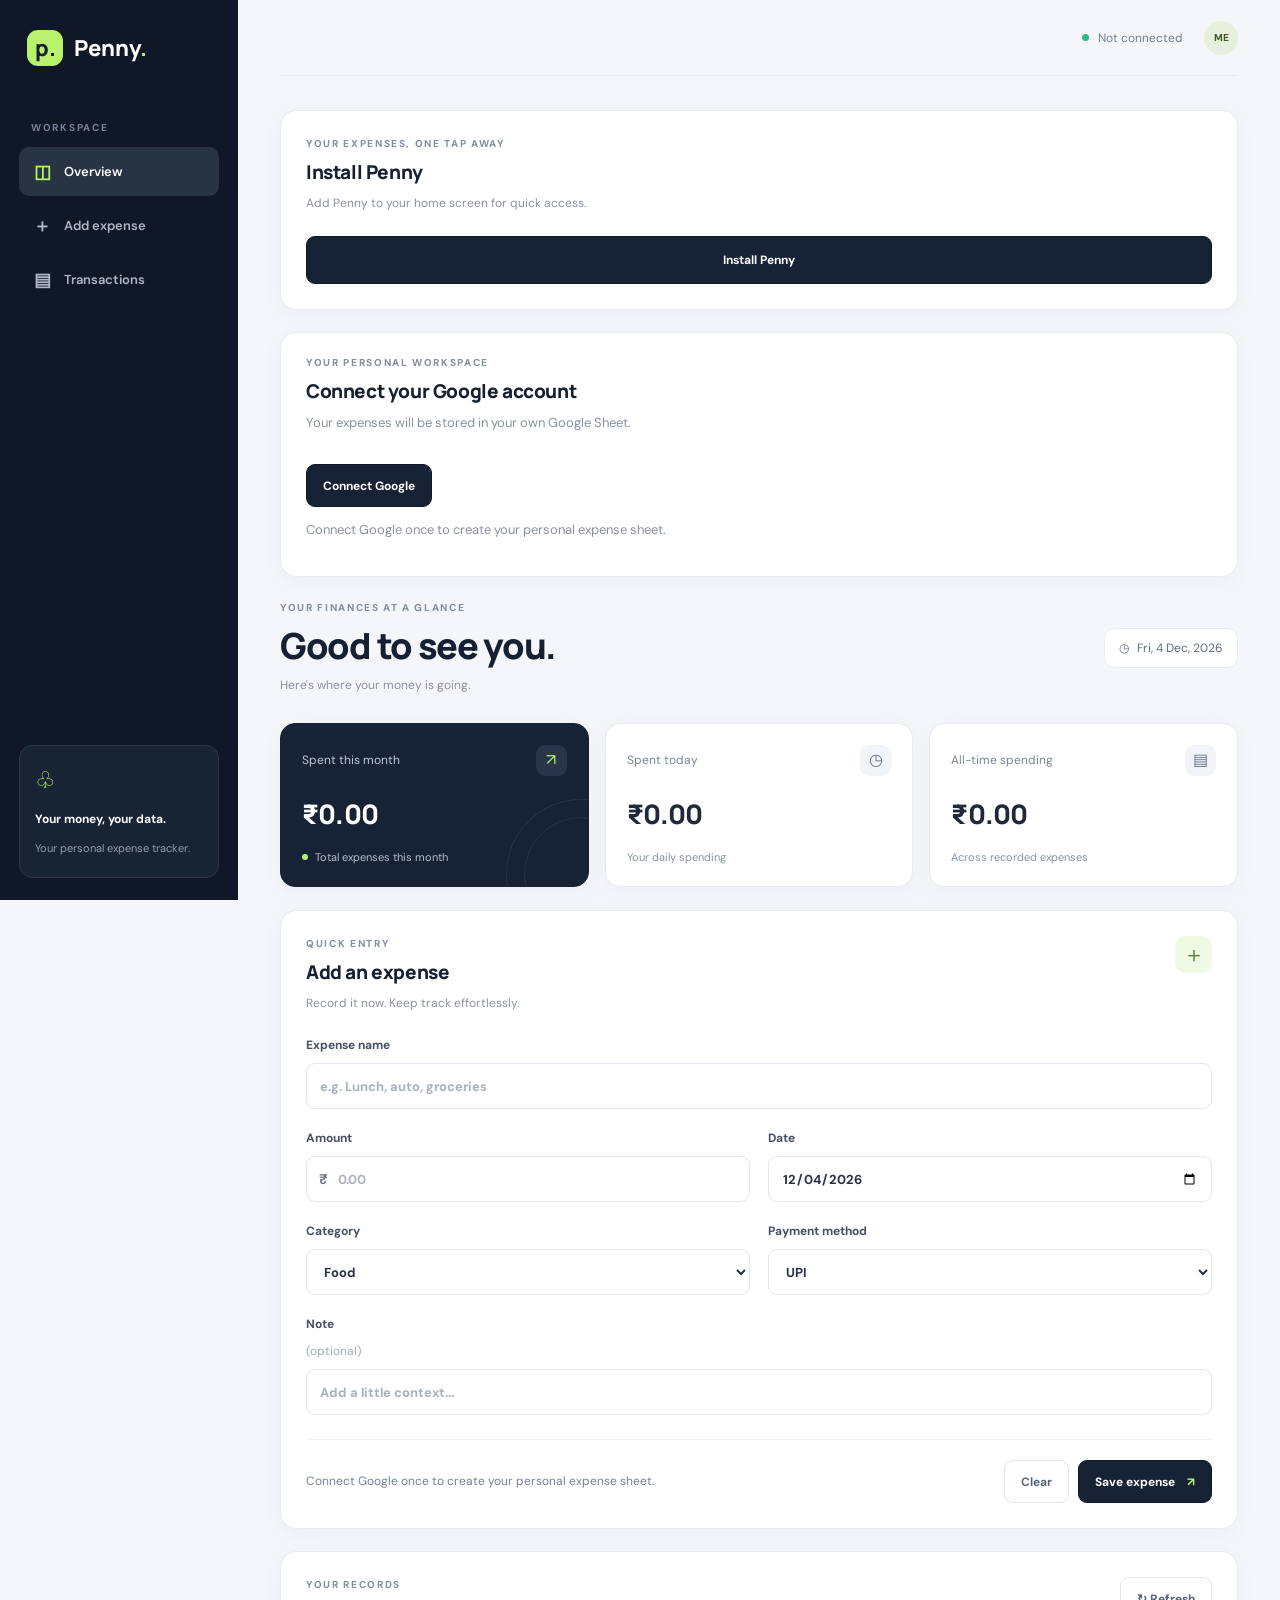
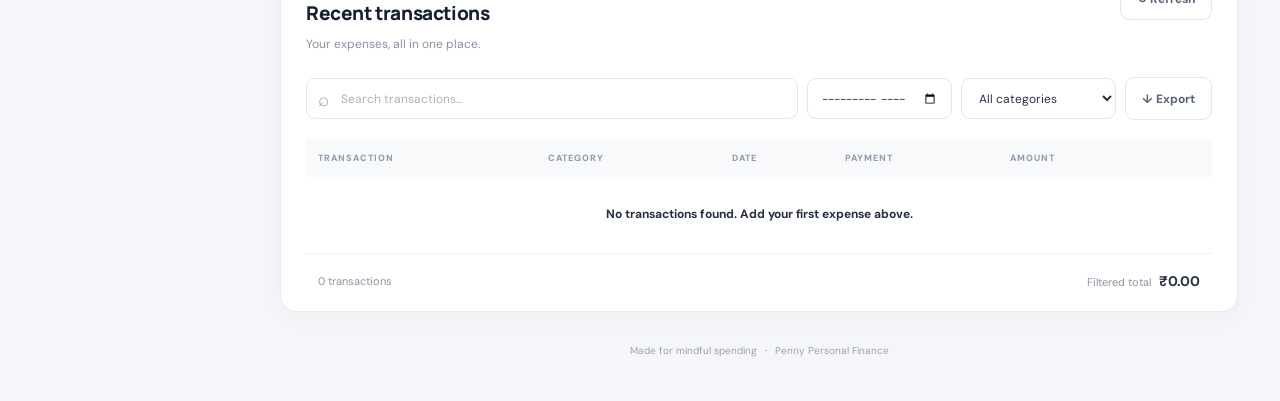
<file: index.html>
<!DOCTYPE html>
<html lang="en">
<head>
  <meta charset="UTF-8">
  <meta name="viewport" content="width=device-width, initial-scale=1">
  <meta name="theme-color" content="#101827">
  <meta name="description" content="Penny — your personal expense tracker">
  <title>Penny — Expense Tracker</title>

  <link rel="stylesheet" href="./style.css">
  <link rel="manifest" href="./manifest.webmanifest">
  <link rel="icon" href="./icons/icon-192.png" type="image/png">

  <script src="https://accounts.google.com/gsi/client" async defer></script>
  <script src="https://apis.google.com/js/api.js" async defer></script>
</head>

<body>
  <div class="app-shell">

    <aside class="sidebar">
      <a class="brand" href="#overview">
        <span class="brand-mark">p.</span>
        <span>Penny<span class="brand-dot">.</span></span>
      </a>

      <div class="side-label">WORKSPACE</div>
      <a class="nav-link active" href="#overview"><span>◫</span> Overview</a>
      <a class="nav-link" href="#add-expense"><span>＋</span> Add expense</a>
      <a class="nav-link" href="#history"><span>▤</span> Transactions</a>

      <div class="sidebar-bottom">
        <div class="privacy-icon">♧</div>
        <strong>Your money, your data.</strong>
        <p>Your personal expense tracker.</p>
      </div>
    </aside>

    <main class="main-content">

      <header class="topbar">
        <div class="mobile-brand">
          <span class="brand-mark">p.</span> Penny
        </div>

        <div class="topbar-right">
<span class="status-dot" id="connectionDot"></span>
<span id="connectionLabel">Not connected</span>
          <span class="avatar">ME</span>
        </div>
      </header>

<!-- Android / Chrome install -->
<section id="installCard" class="content-card">
  <div class="section-head">
    <div>
      <div class="eyebrow">YOUR EXPENSES, ONE TAP AWAY</div>
      <h2>Install Penny</h2>
      <p>Add Penny to your home screen for quick access.</p>
    </div>
  </div>
  <button id="installPenny" class="btn-primary" type="button">
    Install Penny
  </button>
</section>

<!-- iPhone / iPad Safari instructions -->
<section id="iosInstallNote" class="content-card" hidden>
  <div class="section-head">
    <div>
      <div class="eyebrow">QUICK ACCESS</div>
      <h2>Add Penny to your Home Screen</h2>
      <p>In Safari, tap Share, then choose
        <strong>Add to Home Screen</strong>.
      </p>
    </div>
  </div>
  <p class="muted">
    You only need to do this once. Penny will then appear
    alongside your other apps.
  </p>
</section>

      <section id="googleConnect" class="content-card">
        <div class="section-head">
          <div>
            <div class="eyebrow">YOUR PERSONAL WORKSPACE</div>
            <h2>Connect your Google account</h2>
            <p>Your expenses will be stored in your own Google Sheet.</p>
          </div>
        </div>

        <button id="connectGoogle" class="btn-primary" type="button">
          Connect Google
        </button>
        <p id="googleStatus" role="status" aria-live="polite"></p>
      </section>

      <section id="overview" class="page-heading">
        <div>
          <div class="eyebrow">YOUR FINANCES AT A GLANCE</div>
          <h1>Good to see you.</h1>
          <p>Here's where your money is going.</p>
        </div>

        <div class="date-pill">
          <span>◷</span>
          <span id="todayLabel"></span>
        </div>
      </section>

      <section class="summary-grid">
        <article class="summary-card dark-card">
          <div class="card-top">
            <span>Spent this month</span>
            <span class="card-icon">↗</span>
          </div>
          <div class="amount" id="monthTotal">₹0</div>
          <div class="card-foot">
            <span class="mini-dot"></span>
            Total expenses this month
          </div>
          <div class="card-decoration"></div>
        </article>

        <article class="summary-card">
          <div class="card-top">
            <span>Spent today</span>
            <span class="light-icon">◷</span>
          </div>
          <div class="amount" id="todayTotal">₹0</div>
          <div class="card-foot">Your daily spending</div>
        </article>

        <article class="summary-card">
          <div class="card-top">
            <span>All-time spending</span>
            <span class="light-icon">▤</span>
          </div>
          <div class="amount" id="allTotal">₹0</div>
          <div class="card-foot">Across recorded expenses</div>
        </article>
      </section>

      <section id="add-expense" class="content-card">
        <div class="section-head">
          <div>
            <div class="eyebrow">QUICK ENTRY</div>
            <h2>Add an expense</h2>
            <p>Record it now. Keep track effortlessly.</p>
          </div>
          <div class="section-symbol">＋</div>
        </div>

        <form id="expenseForm">
          <div class="form-grid">

            <label class="full-field">
              Expense name
              <input
                id="description"
                maxlength="120"
                placeholder="e.g. Lunch, auto, groceries"
                required
              >
            </label>

            <label>
              Amount
              <div class="amount-input">
                <span>₹</span>
                <input
                  id="amount"
                  type="number"
                  min="0.01"
                  max="100000000"
                  step="0.01"
                  placeholder="0.00"
                  required
                >
              </div>
            </label>

            <label>
              Date
              <input id="date" type="date" required>
            </label>

            <label>
              Category
              <select id="category" required>
                <option>Food</option>
                <option>Travel</option>
                <option>Groceries</option>
                <option>Shopping</option>
                <option>Bills</option>
                <option>Education</option>
                <option>Health</option>
                <option>Entertainment</option>
                <option>Personal</option>
                <option>Other</option>
              </select>
            </label>

            <label>
              Payment method
              <select id="payment" required>
                <option>UPI</option>
                <option>Cash</option>
                <option>Debit Card</option>
                <option>Credit Card</option>
                <option>Bank Transfer</option>
                <option>Other</option>
              </select>
            </label>

            <label class="full-field">
              Note <span class="optional">(optional)</span>
              <input
                id="notes"
                maxlength="500"
                placeholder="Add a little context..."
              >
            </label>
          </div>

          <div class="form-bottom">
            <p id="status" role="status" aria-live="polite"></p>

            <div class="form-buttons">
              <button class="btn-secondary" type="reset">Clear</button>
              <button class="btn-primary" type="submit" id="saveButton">
                Save expense <span>↗</span>
              </button>
            </div>
          </div>
        </form>
      </section>

      <section id="history" class="content-card history-card">
        <div class="section-head">
          <div>
            <div class="eyebrow">YOUR RECORDS</div>
            <h2>Recent transactions</h2>
            <p>Your expenses, all in one place.</p>
          </div>

          <button id="refreshButton" class="btn-secondary" type="button">
            ↻ Refresh
          </button>
        </div>

        <div class="filter-row">
          <div class="search-box">
            <span>⌕</span>
            <input
              id="search"
              placeholder="Search transactions..."
              aria-label="Search transactions"
            >
          </div>

          <input id="filterMonth" type="month" aria-label="Filter by month">

          <select id="filterCategory" aria-label="Filter by category">
            <option value="">All categories</option>
            <option>Food</option>
            <option>Travel</option>
            <option>Groceries</option>
            <option>Shopping</option>
            <option>Bills</option>
            <option>Education</option>
            <option>Health</option>
            <option>Entertainment</option>
            <option>Personal</option>
            <option>Other</option>
          </select>

          <button id="exportButton" class="btn-secondary" type="button">
            ↓ Export
          </button>
        </div>

        <div class="table-wrap">
          <table>
            <thead>
              <tr>
                <th>TRANSACTION</th>
                <th>CATEGORY</th>
                <th>DATE</th>
                <th>PAYMENT</th>
                <th>AMOUNT</th>
                <th></th>
              </tr>
            </thead>

            <tbody id="expenseRows">
              <tr>
                <td colspan="6" class="empty">Connect Google to load transactions.</td>
              </tr>
            </tbody>
          </table>
        </div>

        <div class="history-footer">
          <span id="recordCount">0 transactions</span>
          <span>
            Filtered total
            <strong id="filteredTotal">₹0</strong>
          </span>
        </div>
      </section>

      <footer>
        Made for mindful spending <span>·</span> Penny Personal Finance
      </footer>

    </main>
  </div>

  <script src="./script.js"></script>

  <script>
    if ("serviceWorker" in navigator && window.isSecureContext) {
      window.addEventListener("load", () => {
        navigator.serviceWorker.register("./service-worker.js")
          .catch(error => console.error("App setup failed:", error));
      });
    }
  </script>

</body>
</html>
</file>
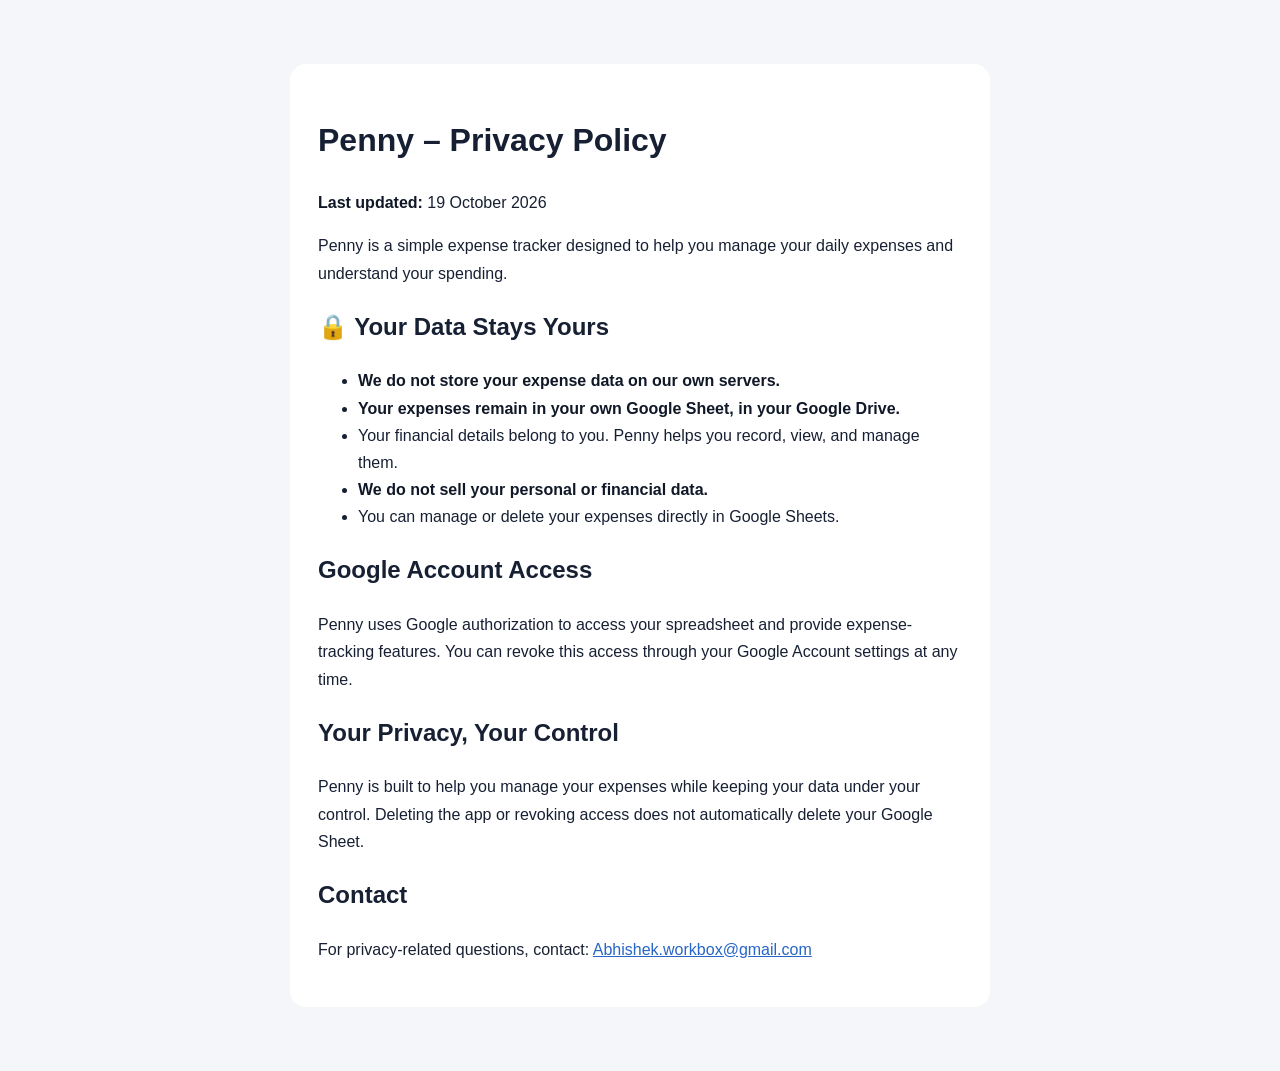
<file: privacy.html>
<!DOCTYPE html>
<html lang="en">
<head>
  <meta charset="UTF-8">
  <meta name="viewport" content="width=device-width, initial-scale=1">
  <title>Penny – Privacy Policy</title>
  <style>
    body {
      font-family: Arial, sans-serif;
      max-width: 700px;
      margin: 40px auto;
      padding: 24px;
      line-height: 1.7;
      color: #172033;
      background: #f5f6f9;
    }
    main {
      background: white;
      padding: 28px;
      border-radius: 16px;
    }
    h1, h2 { color: #172033; }
    strong { color: #101827; }
    a { color: #2765c7; }
  </style>
</head>
<body>
<main>
  <h1>Penny – Privacy Policy</h1>
  <p><strong>Last updated:</strong> 19 October 2026</p>

  <p>Penny is a simple expense tracker designed to help you manage your daily expenses and understand your spending.</p>

  <h2>🔒 Your Data Stays Yours</h2>
  <ul>
    <li><strong>We do not store your expense data on our own servers.</strong></li>
    <li><strong>Your expenses remain in your own Google Sheet, in your Google Drive.</strong></li>
    <li>Your financial details belong to you. Penny helps you record, view, and manage them.</li>
    <li><strong>We do not sell your personal or financial data.</strong></li>
    <li>You can manage or delete your expenses directly in Google Sheets.</li>
  </ul>

  <h2>Google Account Access</h2>
  <p>Penny uses Google authorization to access your spreadsheet and provide expense-tracking features. You can revoke this access through your Google Account settings at any time.</p>

  <h2>Your Privacy, Your Control</h2>
  <p>Penny is built to help you manage your expenses while keeping your data under your control. Deleting the app or revoking access does not automatically delete your Google Sheet.</p>

  <h2>Contact</h2>
  <p>For privacy-related questions, contact:
    <a href="mailto:Abhishek.workbox@gmail.com">Abhishek.workbox@gmail.com</a>
  </p>
</main>
</body>
</html>
</file>
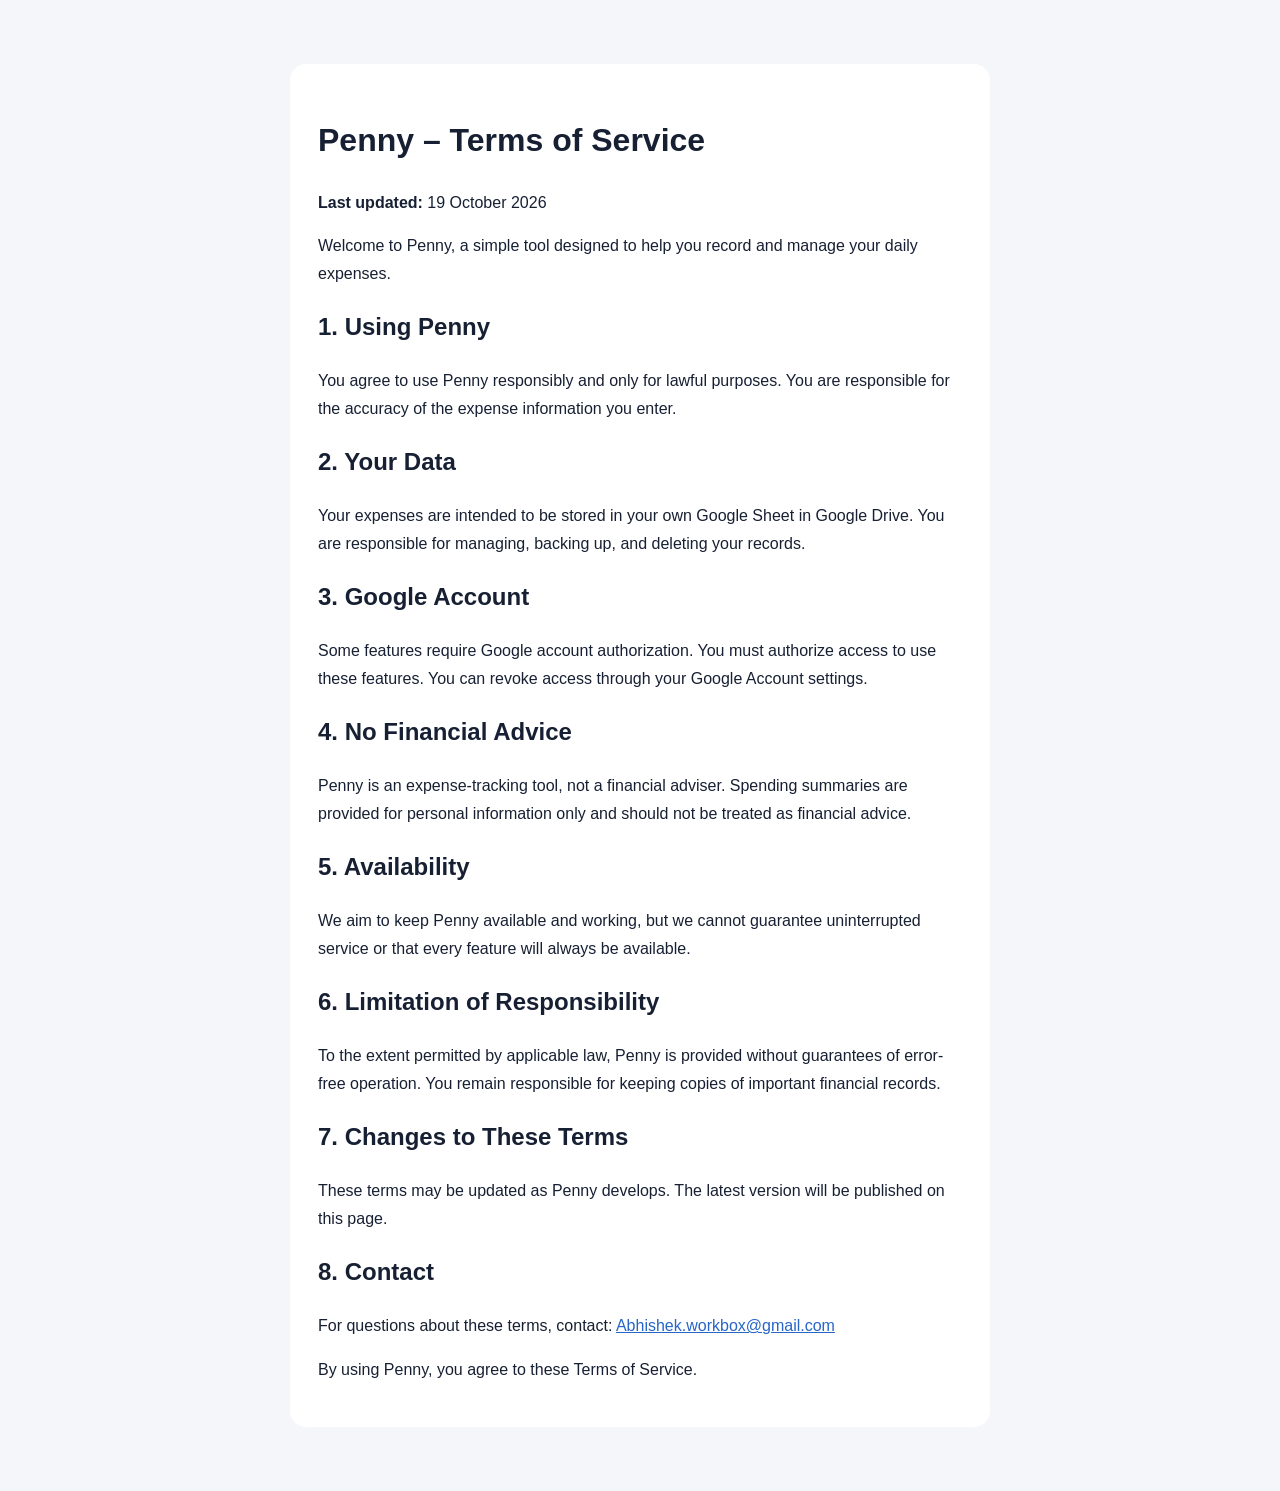
<file: terms.html>
<!DOCTYPE html>
<html lang="en">
<head>
  <meta charset="UTF-8">
  <meta name="viewport" content="width=device-width, initial-scale=1">
  <title>Penny – Terms of Service</title>
  <style>
    body {
      font-family: Arial, sans-serif;
      max-width: 700px;
      margin: 40px auto;
      padding: 24px;
      line-height: 1.7;
      color: #172033;
      background: #f5f6f9;
    }
    main {
      background: white;
      padding: 28px;
      border-radius: 16px;
    }
    h1, h2 { color: #172033; }
    a { color: #2765c7; }
  </style>
</head>
<body>
<main>
  <h1>Penny – Terms of Service</h1>
  <p><strong>Last updated:</strong> 19 October 2026</p>

  <p>Welcome to Penny, a simple tool designed to help you record and manage your daily expenses.</p>

  <h2>1. Using Penny</h2>
  <p>You agree to use Penny responsibly and only for lawful purposes. You are responsible for the accuracy of the expense information you enter.</p>

  <h2>2. Your Data</h2>
  <p>Your expenses are intended to be stored in your own Google Sheet in Google Drive. You are responsible for managing, backing up, and deleting your records.</p>

  <h2>3. Google Account</h2>
  <p>Some features require Google account authorization. You must authorize access to use these features. You can revoke access through your Google Account settings.</p>

  <h2>4. No Financial Advice</h2>
  <p>Penny is an expense-tracking tool, not a financial adviser. Spending summaries are provided for personal information only and should not be treated as financial advice.</p>

  <h2>5. Availability</h2>
  <p>We aim to keep Penny available and working, but we cannot guarantee uninterrupted service or that every feature will always be available.</p>

  <h2>6. Limitation of Responsibility</h2>
  <p>To the extent permitted by applicable law, Penny is provided without guarantees of error-free operation. You remain responsible for keeping copies of important financial records.</p>

  <h2>7. Changes to These Terms</h2>
  <p>These terms may be updated as Penny develops. The latest version will be published on this page.</p>

  <h2>8. Contact</h2>
  <p>For questions about these terms, contact:
    <a href="mailto:Abhishek.workbox@gmail.com">Abhishek.workbox@gmail.com</a>
  </p>

  <p>By using Penny, you agree to these Terms of Service.</p>
</main>
</body>
</html>
</file>
<file: style.css>
@import url('https://fonts.googleapis.com/css2?family=DM+Sans:wght@400;500;600;700&family=Manrope:wght@400;500;600;700;800&display=swap');

/* =========================================
   PENNY — DESIGN SYSTEM
========================================= */

:root {
  font-family: 'DM Sans', sans-serif;
  color: #20283a;
  background: #f5f6f9;

  --ink: #172033;
  --navy: #101827;
  --navy-soft: #182334;
  --green: #b8f36b;
  --green-dark: #537e30;
  --muted: #8991a1;
  --line: #e9ebf1;
  --surface: #ffffff;
  --page: #f5f6f9;
  --danger: #c34242;
  --success: #168568;
  --radius: 16px;
  --shadow: 0 5px 22px rgba(23, 32, 51, 0.035);
}

* {
  box-sizing: border-box;
}

html {
  scroll-behavior: smooth;
  scroll-padding-top: 24px;
  -webkit-text-size-adjust: 100%;
}

body {
  margin: 0;
  min-width: 320px;
  min-height: 100vh;
  background: var(--page);
  font-family: 'DM Sans', sans-serif;
  -webkit-font-smoothing: antialiased;
}

button,
input,
select,
textarea {
  font: inherit;
}

button {
  cursor: pointer;
  transition: background-color .18s, color .18s, transform .18s;
}

button:active {
  transform: scale(.98);
}

button:disabled {
  opacity: .6;
  cursor: not-allowed;
  transform: none;
}

input,
select,
textarea {
  min-width: 0;
}

input:focus-visible,
select:focus-visible,
textarea:focus-visible,
button:focus-visible,
a:focus-visible {
  outline: 3px solid var(--green);
  outline-offset: 3px;
}

a {
  color: inherit;
}

/* =========================================
   MAIN APP LAYOUT
========================================= */

.app-shell {
  min-height: 100vh;
  width: 100%;
}

.sidebar {
  position: fixed;
  inset: 0 auto 0 0;
  z-index: 20;
  display: flex;
  flex-direction: column;
  width: 238px;
  height: 100vh;
  padding: 30px 19px 22px;
  overflow-y: auto;
  background: var(--navy);
  color: white;
}

.main-content {
  width: auto;
  min-width: 0;
  max-width: 1660px;
  margin-left: 238px;
  padding: 0 42px 28px;
}

/* =========================================
   BRAND AND SIDEBAR NAVIGATION
========================================= */

.brand {
  display: flex;
  align-items: center;
  gap: 11px;
  margin: 0 0 55px 8px;
  color: white;
  text-decoration: none;
  font-family: 'Manrope', sans-serif;
  font-size: 22px;
  font-weight: 800;
  white-space: nowrap;
}

.brand-mark {
  display: inline-grid;
  flex: 0 0 auto;
  width: 36px;
  height: 36px;
  place-items: center;
  border-radius: 11px;
  background: var(--green);
  color: var(--ink);
  font-size: 22px;
  font-weight: 800;
}

.brand-dot {
  color: var(--green);
}

.side-label {
  margin: 0 0 13px;
  padding: 0 12px;
  color: #788397;
  font-size: 10px;
  font-weight: 700;
  letter-spacing: 1.7px;
}

.nav-link {
  display: flex;
  align-items: center;
  gap: 13px;
  min-height: 49px;
  margin-bottom: 5px;
  padding: 12px 14px;
  border-radius: 10px;
  color: #aeb7c7;
  text-decoration: none;
  font-size: 13px;
  font-weight: 600;
  transition: background-color .18s, color .18s;
}

.nav-link:hover {
  background: #1d293b;
  color: white;
}

.nav-link span {
  display: inline-grid;
  width: 18px;
  flex: 0 0 18px;
  place-items: center;
  font-size: 18px;
}

.nav-link.active {
  background: #283343;
  color: white;
}

.nav-link.active span {
  color: var(--green);
}

.sidebar-bottom {
  margin-top: auto;
  padding: 19px 15px;
  border: 1px solid #2b3748;
  border-radius: 13px;
  background: var(--navy-soft);
}

.privacy-icon {
  margin-bottom: 12px;
  color: var(--green);
  font-size: 23px;
}

.sidebar-bottom strong {
  font-size: 12px;
}

.sidebar-bottom p {
  margin-bottom: 0;
  color: #929db0;
  font-size: 11px;
  line-height: 1.7;
}

.mobile-brand {
  display: none;
}

/* =========================================
   TOP BAR
========================================= */

.topbar {
  display: flex;
  min-height: 76px;
  align-items: center;
  justify-content: flex-end;
  gap: 16px;
  margin-bottom: 34px;
  border-bottom: 1px solid var(--line);
}

.topbar-right {
  display: flex;
  align-items: center;
  gap: 9px;
  color: #758095;
  font-size: 12px;
}

.status-dot {
  width: 7px;
  height: 7px;
  flex: 0 0 7px;
  border-radius: 50%;
  background: #36b78a;
}

.avatar {
  display: grid;
  width: 34px;
  height: 34px;
  flex: 0 0 34px;
  place-items: center;
  margin-left: 12px;
  border-radius: 50%;
  background: #e7f0dc;
  color: #3d5b28;
  font-size: 10px;
  font-weight: 800;
}

/* =========================================
   HEADINGS AND DATE
========================================= */

.page-heading {
  display: flex;
  align-items: center;
  justify-content: space-between;
  gap: 22px;
  min-width: 0;
  margin-bottom: 27px;
}

.page-heading > div,
.section-head > div {
  min-width: 0;
}

.eyebrow {
  margin-bottom: 9px;
  color: #8490a2;
  font-size: 10px;
  font-weight: 800;
  letter-spacing: 1.65px;
  line-height: 1.5;
}

h1,
h2,
h3 {
  font-family: 'Manrope', sans-serif;
  color: var(--ink);
  overflow-wrap: normal;
  word-break: normal;
}

h1 {
  margin: 0 0 8px;
  font-size: clamp(27px, 3vw, 36px);
  font-weight: 800;
  letter-spacing: -1.3px;
  line-height: 1.2;
}

h2 {
  margin: 0 0 7px;
  font-size: 19px;
  font-weight: 800;
  letter-spacing: -.4px;
  line-height: 1.35;
}

.page-heading p,
.section-head p {
  margin: 0;
  color: var(--muted);
  font-size: 12px;
  line-height: 1.7;
}

.date-pill {
  display: inline-flex;
  flex: 0 0 auto;
  align-items: center;
  gap: 8px;
  padding: 11px 14px;
  border: 1px solid var(--line);
  border-radius: 10px;
  background: white;
  color: #606b7e;
  font-size: 12px;
  white-space: nowrap;
}

/* =========================================
   SPENDING SUMMARY CARDS
========================================= */

.summary-grid {
  display: grid;
  grid-template-columns: repeat(3, minmax(0, 1fr));
  gap: 16px;
  width: 100%;
  margin-bottom: 23px;
}

.summary-card {
  position: relative;
  min-width: 0;
  padding: 21px;
  overflow: hidden;
  border: 1px solid var(--line);
  border-radius: 15px;
  background: white;
  box-shadow: var(--shadow);
}

.dark-card {
  border-color: #172335;
  background: #172335;
  color: white;
}

.card-top {
  display: flex;
  align-items: center;
  justify-content: space-between;
  gap: 9px;
  color: #7b8495;
  font-size: 12px;
  line-height: 1.5;
}

.dark-card .card-top {
  color: #c0c9d7;
}

.card-icon,
.light-icon {
  display: grid;
  width: 31px;
  height: 31px;
  flex: 0 0 31px;
  place-items: center;
  border-radius: 9px;
  background: #29364a;
  color: var(--green);
  font-size: 16px;
}

.light-icon {
  background: #f1f4f8;
  color: #667286;
}

.amount {
  position: relative;
  z-index: 1;
  margin: 21px 0 17px;
  font-family: 'Manrope', sans-serif;
  font-size: clamp(22px, 2.1vw, 33px);
  font-weight: 800;
  letter-spacing: -.8px;
  line-height: 1.3;
  overflow-wrap: anywhere;
}

.card-foot {
  position: relative;
  z-index: 1;
  display: flex;
  align-items: center;
  gap: 7px;
  color: #8993a3;
  font-size: 11px;
  line-height: 1.5;
}

.dark-card .card-foot {
  color: #b5c0ce;
}

.mini-dot {
  width: 6px;
  height: 6px;
  flex: 0 0 6px;
  border-radius: 50%;
  background: var(--green);
}

.card-decoration {
  position: absolute;
  top: 75px;
  right: -68px;
  width: 150px;
  height: 150px;
  border: 1px solid #ffffff12;
  border-radius: 50%;
  pointer-events: none;
}

.card-decoration::after {
  position: absolute;
  inset: 17px;
  border: 1px solid #ffffff12;
  border-radius: 50%;
  content: "";
}

/* =========================================
   GOOGLE CONNECTION
========================================= */

#googleConnect {
  margin-bottom: 23px;
  padding: 22px 25px;
}

#googleConnect h2 {
  margin-bottom: 8px;
}

#googleConnect p {
  color: var(--muted);
  font-size: 13px;
  line-height: 1.6;
}

#googleConnect button {
  margin-top: 8px;
}

#googleStatus {
  overflow-wrap: anywhere;
}

#googleStatus:empty {
  display: none;
}

/* =========================================
   CONTENT PANELS
========================================= */

.content-card {
  width: 100%;
  min-width: 0;
  margin-bottom: 22px;
  padding: 25px;
  border: 1px solid var(--line);
  border-radius: var(--radius);
  background: var(--surface);
  box-shadow: var(--shadow);
}

.section-head {
  display: flex;
  align-items: flex-start;
  justify-content: space-between;
  gap: 15px;
  min-width: 0;
  margin-bottom: 23px;
}

.section-symbol {
  display: grid;
  width: 37px;
  height: 37px;
  flex: 0 0 37px;
  place-items: center;
  border-radius: 11px;
  background: #eff9e4;
  color: var(--green-dark);
  font-size: 22px;
}

/* =========================================
   EXPENSE FORM
========================================= */

.form-grid {
  display: grid;
  grid-template-columns: repeat(2, minmax(0, 1fr));
  gap: 20px 18px;
}

.form-grid label {
  display: flex;
  min-width: 0;
  flex-direction: column;
  gap: 9px;
  color: #465064;
  font-size: 12px;
  font-weight: 700;
  line-height: 1.5;
}

.full-field {
  grid-column: 1 / -1;
}

.optional {
  color: #a1a9b7;
  font-weight: 400;
}

input,
select,
textarea {
  width: 100%;
  max-width: 100%;
  min-width: 0;
  border: 1px solid #e3e6ed;
  border-radius: 9px;
  background: white;
  color: #283145;
  font-size: 13px;
}

input,
select {
  height: 46px;
  padding: 0 13px;
}

textarea {
  min-height: 90px;
  padding: 12px 13px;
  resize: vertical;
}

input::placeholder,
textarea::placeholder {
  color: #aab1bd;
}

input:focus,
select:focus,
textarea:focus {
  border-color: #8cc64e;
  outline: none;
  box-shadow: 0 0 0 3px #b8f36b30;
}

.amount-input {
  position: relative;
  min-width: 0;
}

.amount-input > span {
  position: absolute;
  top: 50%;
  left: 13px;
  color: #6b7586;
  font-size: 14px;
  transform: translateY(-50%);
  pointer-events: none;
}

.amount-input input {
  padding-left: 31px;
}

.form-bottom {
  display: flex;
  align-items: center;
  justify-content: space-between;
  gap: 15px;
  margin-top: 24px;
  padding-top: 20px;
  border-top: 1px solid #edf0f4;
}

#status {
  margin: 0;
  color: #758095;
  font-size: 12px;
  line-height: 1.6;
  overflow-wrap: anywhere;
}

#status.success {
  color: var(--success);
}

#status.error {
  color: var(--danger);
}

.form-buttons {
  display: flex;
  align-items: center;
  gap: 9px;
  flex: 0 0 auto;
}

/* =========================================
   BUTTONS
========================================= */

.btn-primary,
.btn-secondary {
  display: inline-flex;
  min-height: 43px;
  align-items: center;
  justify-content: center;
  gap: 8px;
  padding: 0 16px;
  border-radius: 9px;
  font-size: 12px;
  font-weight: 700;
  white-space: nowrap;
}

.btn-primary {
  border: 1px solid var(--navy);
  background: #172335;
  color: white;
}

.btn-primary:hover {
  border-color: #26364d;
  background: #26364d;
}

.btn-primary span {
  margin-left: 4px;
  color: var(--green);
}

.btn-secondary {
  border: 1px solid #e2e6ed;
  background: white;
  color: #586477;
}

.btn-secondary:hover {
  background: #f7f8fb;
}

/* =========================================
   TRANSACTION FILTERS
========================================= */

.history-card {
  padding-bottom: 16px;
}

.filter-row {
  display: grid;
  grid-template-columns: minmax(0, 1fr) 145px 155px auto;
  align-items: center;
  gap: 9px;
  min-width: 0;
  margin-bottom: 19px;
}

.filter-row input,
.filter-row select {
  height: 41px;
  font-size: 12px;
}

.search-box {
  position: relative;
  min-width: 0;
}

.search-box span {
  position: absolute;
  top: 50%;
  left: 12px;
  color: #9aa3b1;
  font-size: 19px;
  line-height: 1;
  transform: translateY(-50%);
  pointer-events: none;
}

.search-box input {
  padding-left: 34px;
}

/* =========================================
   TRANSACTION TABLE
========================================= */

.table-wrap {
  width: 100%;
  min-width: 0;
  overflow-x: auto;
  -webkit-overflow-scrolling: touch;
}

table {
  width: 100%;
  border-collapse: collapse;
  text-align: left;
  white-space: nowrap;
  font-size: 12px;
}

thead {
  background: #f8f9fb;
}

th {
  padding: 13px 12px;
  color: #919aaa;
  font-size: 9px;
  font-weight: 800;
  letter-spacing: 1px;
}

td {
  padding: 15px 12px;
  border-bottom: 1px solid #f0f1f5;
  color: #697487;
}

td:first-child {
  color: #263044;
  font-weight: 700;
}

td:nth-child(5) {
  color: #172335;
  font-weight: 800;
}

.empty {
  padding: 28px;
  text-align: center;
  white-space: normal;
  line-height: 1.6;
}

.category-pill {
  display: inline-block;
  padding: 6px 9px;
  border-radius: 6px;
  background: #f0f5e9;
  color: #5a7b3a;
  font-size: 10px;
  font-weight: 700;
}

.delete-btn {
  min-height: 32px;
  padding: 6px 9px;
  border: 0;
  border-radius: 7px;
  background: #fff0f0;
  color: #b83f49;
  font-size: 11px;
}

.delete-btn:hover {
  background: #ffe0e0;
}

.history-footer {
  display: flex;
  align-items: center;
  justify-content: space-between;
  gap: 12px;
  padding: 18px 12px 5px;
  color: #8993a3;
  font-size: 11px;
}

.history-footer strong {
  margin-left: 5px;
  color: #263044;
  font-size: 14px;
}

/* =========================================
   FOOTER
========================================= */

.main-content > footer {
  padding: 8px 0 14px;
  color: #9aa2b0;
  text-align: center;
  font-size: 10px;
  line-height: 1.7;
}

.main-content > footer span {
  margin: 0 5px;
  color: var(--green-dark);
}

/* =========================================
   TABLET
========================================= */

@media (max-width: 1200px) {
  .sidebar {
    width: 210px;
  }

  .main-content {
    margin-left: 210px;
    padding-right: 24px;
    padding-left: 24px;
  }

  .summary-grid {
    gap: 12px;
  }

  .summary-card {
    padding: 17px;
  }

  .filter-row {
    grid-template-columns: minmax(0, 1fr) 130px 140px;
  }

  #exportButton {
    grid-column: 1 / -1;
    justify-self: end;
  }
}

/* =========================================
   SMALL TABLET / LARGE PHONE
========================================= */

@media (max-width: 900px) {
  .sidebar {
    width: 185px;
    padding-right: 13px;
    padding-left: 13px;
  }

  .main-content {
    margin-left: 185px;
    padding-right: 18px;
    padding-left: 18px;
  }

  .brand {
    margin-left: 3px;
    font-size: 20px;
  }

  .summary-grid {
    grid-template-columns: repeat(2, minmax(0, 1fr));
  }

  .dark-card {
    grid-column: 1 / -1;
  }

  .filter-row {
    grid-template-columns: repeat(2, minmax(0, 1fr));
  }

  .search-box {
    grid-column: 1 / -1;
  }

  #exportButton {
    grid-column: auto;
    justify-self: stretch;
  }

  .form-bottom {
    align-items: flex-start;
    flex-direction: column;
  }

  .form-buttons {
    width: 100%;
  }
}

/* =========================================
   MOBILE
========================================= */

@media (max-width: 760px) {
  .sidebar {
    display: none;
  }

  .main-content {
    width: 100%;
    margin-left: 0;
    padding: 0 17px 22px;
  }

  .topbar {
    min-height: 65px;
    justify-content: space-between;
    gap: 10px;
    margin-bottom: 25px;
  }

  .mobile-brand {
    display: flex;
    align-items: center;
    gap: 8px;
    color: var(--ink);
    font-family: 'Manrope', sans-serif;
    font-size: 18px;
    font-weight: 800;
    white-space: nowrap;
  }

  .mobile-brand .brand-mark {
    width: 30px;
    height: 30px;
    border-radius: 9px;
    font-size: 19px;
  }

  .topbar-right {
    gap: 6px;
    font-size: 10px;
  }

  .avatar {
    width: 29px;
    height: 29px;
    flex-basis: 29px;
    margin-left: 3px;
  }

  .page-heading {
    align-items: flex-start;
  }

  .summary-grid {
    grid-template-columns: repeat(2, minmax(0, 1fr));
  }

  .dark-card {
    grid-column: 1 / -1;
  }

  .amount {
    margin: 16px 0 13px;
  }

  .content-card {
    padding: 20px;
  }

  .filter-row {
    grid-template-columns: repeat(2, minmax(0, 1fr));
  }

  .search-box {
    grid-column: 1 / -1;
  }

  #exportButton {
    grid-column: auto;
    justify-self: stretch;
  }
}

/* =========================================
   SMALL MOBILE
========================================= */

@media (max-width: 480px) {
  .main-content {
    padding: 0 11px 18px;
  }

  .topbar {
    margin-bottom: 21px;
  }

  .topbar-right {
    gap: 5px;
    font-size: 9px;
  }

  .avatar {
    width: 27px;
    height: 27px;
    flex-basis: 27px;
    margin-left: 2px;
  }

  .page-heading {
    flex-direction: column;
    gap: 13px;
    margin-bottom: 19px;
  }

  h1 {
    font-size: 28px;
    letter-spacing: -.8px;
  }

  .date-pill {
    padding: 9px 11px;
  }

  .summary-grid {
    gap: 9px;
    margin-bottom: 15px;
  }

  .summary-card {
    padding: 15px 12px;
    border-radius: 12px;
  }

  .card-top {
    align-items: flex-start;
    font-size: 11px;
  }

  .card-icon,
  .light-icon {
    width: 28px;
    height: 28px;
    flex-basis: 28px;
  }

  .amount {
    font-size: clamp(20px, 6vw, 28px);
    letter-spacing: -.6px;
  }

  .card-foot {
    align-items: flex-start;
    font-size: 10px;
    line-height: 1.5;
  }

  .content-card {
    padding: 17px 13px;
    margin-bottom: 15px;
    border-radius: 13px;
  }

  #googleConnect {
    padding: 18px 15px;
  }

  .section-head {
    gap: 8px;
  }

  h2 {
    font-size: 17px;
  }

  .form-grid {
    grid-template-columns: minmax(0, 1fr);
    gap: 16px;
  }

  .full-field {
    grid-column: auto;
  }

  input,
  select {
    height: 47px;
    font-size: 16px;
  }

  .form-bottom {
    flex-direction: column;
    align-items: stretch;
  }

  .form-buttons {
    display: grid;
    grid-template-columns: .75fr 1.25fr;
  }

  .form-buttons button {
    min-height: 45px;
    padding: 0 10px;
  }

  .filter-row {
    grid-template-columns: minmax(0, 1fr);
  }

  .search-box {
    grid-column: auto;
  }

  #exportButton {
    grid-column: auto;
  }

  .filter-row input,
  .filter-row select {
    height: 45px;
    font-size: 16px;
  }

  .history-footer {
    padding-right: 3px;
    padding-left: 3px;
    flex-wrap: wrap;
  }

  .section-head > .btn-secondary {
    padding: 0 10px;
    white-space: nowrap;
  }

  table {
    min-width: 620px;
  }
}

/* =========================================
   REDUCED MOTION
========================================= */

@media (prefers-reduced-motion: reduce) {
  *,
  *::before,
  *::after {
    scroll-behavior: auto !important;
    transition-duration: .01ms !important;
    animation-duration: .01ms !important;
    animation-iteration-count: 1 !important;
  }
}

/* Hidden HTML elements stay hidden unless JavaScript reveals them. */
[hidden] { display: none !important; }

/* PENNY — MOBILE APP IMPROVEMENTS */
@media (max-width: 760px) {
  /* Keep navigation available at the bottom */
  .sidebar {
    display: flex !important;
    position: fixed;
    inset: auto 0 0 0;
    width: 100% !important;
    height: auto;
    min-height: 66px;
    padding: 7px 8px calc(7px + env(safe-area-inset-bottom));
    flex-direction: row;
    align-items: center;
    justify-content: space-around;
    gap: 4px;
    overflow: visible;
    border-top: 1px solid #2b3748;
    z-index: 100;
  }

  /* Hide desktop-only sidebar elements */
  .sidebar .brand,
  .sidebar .side-label,
  .sidebar .sidebar-bottom {
    display: none !important;
  }

  /* Make each navigation link easy to tap */
  .sidebar .nav-link {
    flex: 1;
    min-width: 0;
    min-height: 48px;
    margin: 0;
    padding: 6px 3px;
    flex-direction: column;
    justify-content: center;
    gap: 3px;
    border-radius: 9px;
    text-align: center;
    font-size: 10px;
    line-height: 1.2;
  }

  .sidebar .nav-link span {
    width: auto;
    flex: 0 0 auto;
    font-size: 18px;
  }

  /* Leave room so the bottom bar doesn't cover content */
  .main-content {
    padding-bottom: calc(90px + env(safe-area-inset-bottom)) !important;
  }

  /* Comfortable phone-sized panels */
  .content-card {
    scroll-margin-bottom: 90px;
  }

  .btn-primary,
  .btn-secondary {
    min-height: 46px;
  }

  /* Allow transaction table to scroll within its own area */
  .table-wrap {
    max-width: 100%;
    overflow-x: auto;
    -webkit-overflow-scrolling: touch;
  }
}

#installPenny { width: 100%; min-height: 48px; }
</file>
